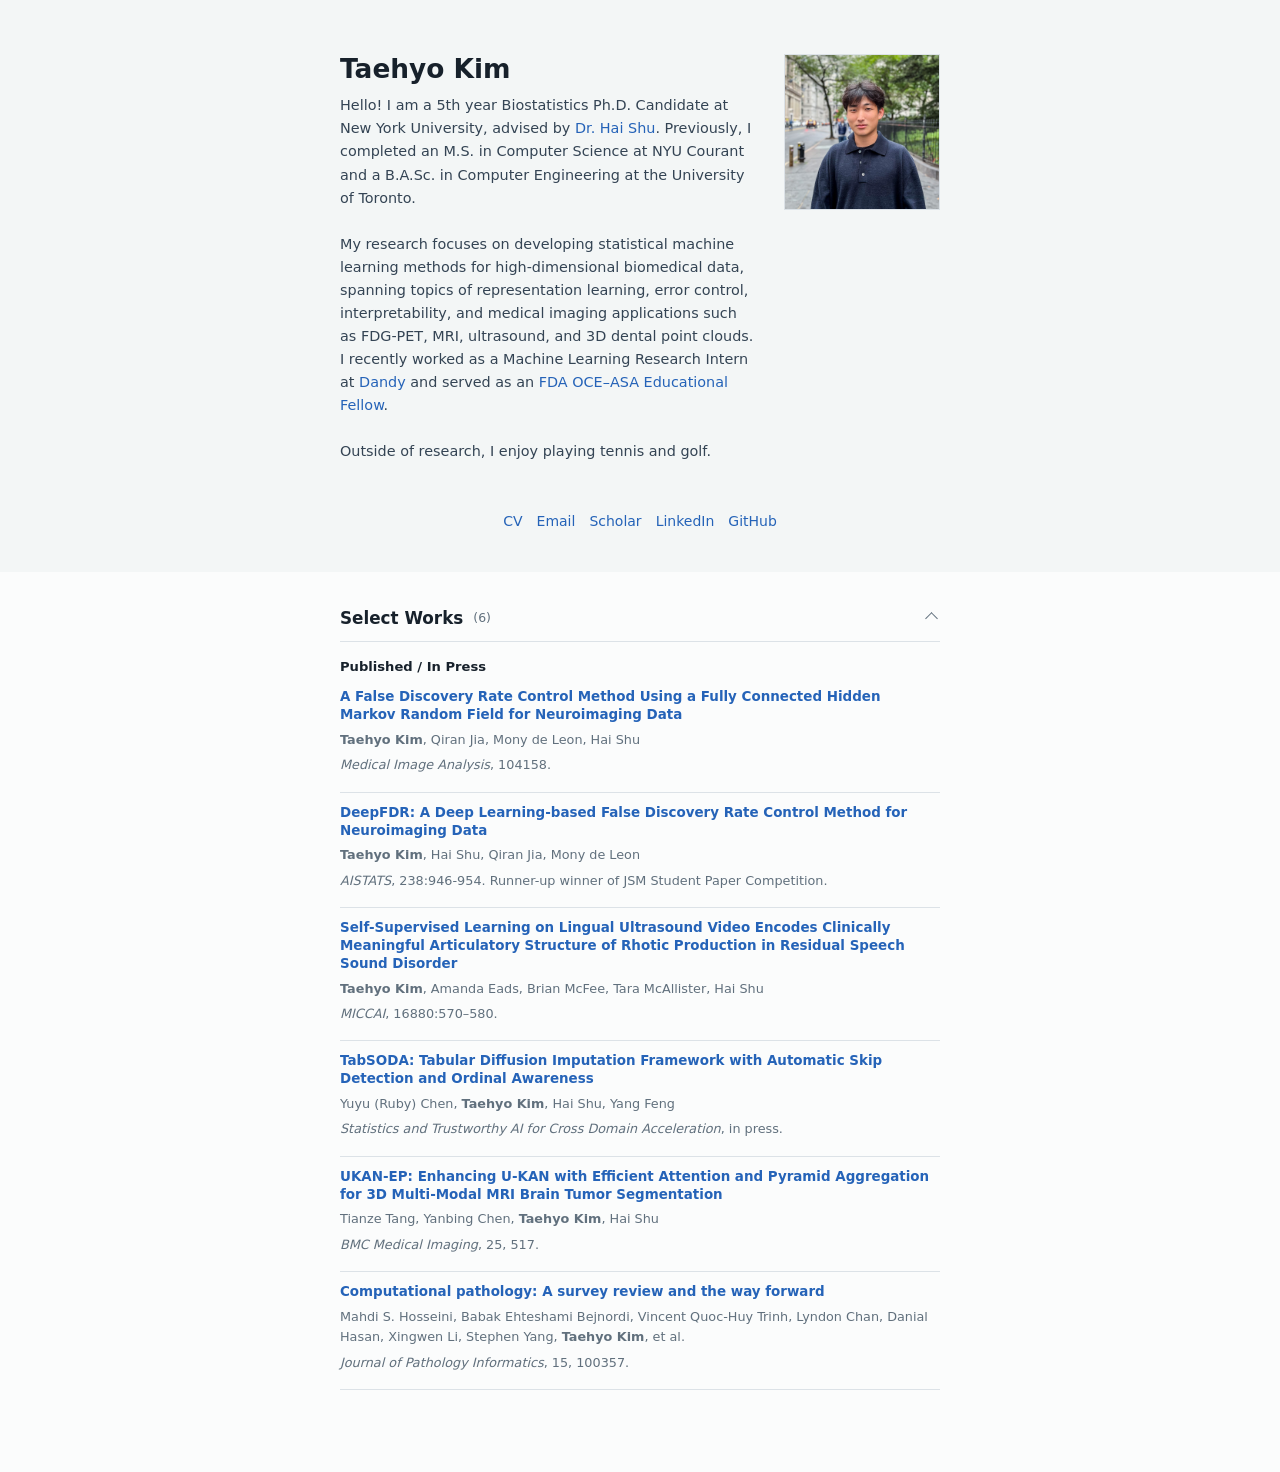
<file: index.html>
<!DOCTYPE html>
<html lang="en">
<head>
  <meta charset="UTF-8">
  <meta name="viewport" content="width=device-width, initial-scale=1">
  <meta name="author" content="Taehyo Kim">
  <meta name="description" content="Personal site of Taehyo Kim, Biostatistics PhD candidate at NYU.">
  <meta name="google-site-verification" content="gtxyIahxTINn72zL7_meNoWeUD459p86e2S-iLXg86c">
  <title>Taehyo Kim's homepage</title>
  <link rel="shortcut icon" href="images/favicon/favicon.ico" type="image/x-icon">
  <link rel="stylesheet" href="stylesheet.css">
</head>
<body>
  <main>
    <section class="home-intro section-shell">
      <div class="intro-copy">
        <h1>Taehyo Kim</h1>
        <p class="lead">
          Hello! I am a 5th year Biostatistics Ph.D. Candidate at New York University, advised by
          <a href="https://wp.nyu.edu/haishu/" target="_blank" rel="noopener">Dr. Hai Shu</a>. 
          Previously, I completed an M.S. in Computer Science at NYU Courant and a B.A.Sc. in Computer Engineering at the University of Toronto.
          <br><br>
          My research focuses on developing statistical machine learning methods for high-dimensional biomedical data,
          spanning topics of representation learning, error control, interpretability, and medical imaging applications
          such as FDG-PET, MRI, ultrasound, and 3D dental point clouds.
          I recently worked as a Machine Learning Research Intern at 
<a href="https://www.meetdandy.com" target="_blank" rel="noopener">Dandy</a> 
and served as an 
<a href="https://www.fda.gov/about-fda/oncology-center-excellence/project-socrates" target="_blank" rel="noopener">FDA OCE–ASA Educational Fellow</a>.
          <br><br>
          Outside of research, I enjoy playing tennis and golf.
        </p>
      </div>
      <img src="images/tae.jpeg" alt="Portrait of Taehyo Kim" class="profile-photo">
      <div class="contact-row profile-links" aria-label="Profile links">
        <a href="data/Taehyo_Kim_CV.pdf" target="_blank" rel="noopener">CV</a>
        <a href="mailto:tk2737@nyu.edu">Email</a>
        <a href="https://scholar.google.com/citations?user=l5VHECQAAAAJ&amp;hl=en&amp;oi=ao" target="_blank" rel="noopener">Scholar</a>
        <a href="https://www.linkedin.com/in/kimtae55/" target="_blank" rel="noopener">LinkedIn</a>
        <a href="https://github.com/kimtae55" target="_blank" rel="noopener">GitHub</a>
      </div>
    </section>

    <section id="papers" class="papers-section">
      <details class="papers-disclosure" open>
        <summary>
          <span class="summary-title">Select Works</span>
          <span class="paper-count">6</span>
          <span class="toggle-label" aria-hidden="true"></span>
        </summary>
        <div class="paper-list">
          <h3 class="paper-group-title">Published / In Press</h3>

          <article class="paper-card featured-paper">
            <div class="paper-body">
              <h2>
                <a href="https://www.sciencedirect.com/science/article/pii/S1361841526002276" target="_blank" rel="noopener">
                  A False Discovery Rate Control Method Using a Fully Connected Hidden Markov Random Field for Neuroimaging Data
                </a>
              </h2>
              <p><strong>Taehyo Kim</strong>, Qiran Jia, Mony de Leon, Hai Shu</p>
              <p><em>Medical Image Analysis</em>, 104158.</p>
            </div>
          </article>

          <article class="paper-card">
            <div class="paper-body">
              <h2>
                <a href="https://proceedings.mlr.press/v238/kim24b.html" target="_blank" rel="noopener">
                  DeepFDR: A Deep Learning-based False Discovery Rate Control Method for Neuroimaging Data
                </a>
              </h2>
              <p><strong>Taehyo Kim</strong>, Hai Shu, Qiran Jia, Mony de Leon</p>
              <p><em>AISTATS</em>, 238:946-954. Runner-up winner of JSM Student Paper Competition.</p>
            </div>
          </article>

          <article class="paper-card">
            <div class="paper-body">
              <h2>
                <a href="https://link.springer.com/chapter/10.1007/978-3-032-38069-2_54" target="_blank" rel="noopener">
                  Self-Supervised Learning on Lingual Ultrasound Video Encodes Clinically Meaningful Articulatory Structure of Rhotic Production in Residual Speech Sound Disorder
                </a>
              </h2>
              <p><strong>Taehyo Kim</strong>, Amanda Eads, Brian McFee, Tara McAllister, Hai Shu</p>
              <p><em>MICCAI</em>, 16880:570–580.</p>
            </div>
          </article>

          <article class="paper-card">
            <div class="paper-body">
              <h2>
                <a href="https://arxiv.org/abs/2606.05361" target="_blank" rel="noopener">
                  TabSODA: Tabular Diffusion Imputation Framework with Automatic Skip Detection and Ordinal Awareness
                </a>
              </h2>
              <p>Yuyu (Ruby) Chen, <strong>Taehyo Kim</strong>, Hai Shu, Yang Feng</p>
              <p><em>Statistics and Trustworthy AI for Cross Domain Acceleration</em>, in press.</p>
            </div>
          </article>

          <article class="paper-card">
            <div class="paper-body">
              <h2>
                <a href="https://arxiv.org/abs/2408.00273" target="_blank" rel="noopener">
                  UKAN-EP: Enhancing U-KAN with Efficient Attention and Pyramid Aggregation for 3D Multi-Modal MRI Brain Tumor Segmentation
                </a>
              </h2>
              <p>Tianze Tang, Yanbing Chen, <strong>Taehyo Kim</strong>, Hai Shu</p>
              <p><em>BMC Medical Imaging</em>, 25, 517.</p>
            </div>
          </article>

          <article class="paper-card">
            <div class="paper-body">
              <h2>
                <a href="https://www.sciencedirect.com/science/article/pii/S2153353923001712" target="_blank" rel="noopener">
                  Computational pathology: A survey review and the way forward
                </a>
              </h2>
              <p>Mahdi S. Hosseini, Babak Ehteshami Bejnordi, Vincent Quoc-Huy Trinh, Lyndon Chan, Danial Hasan, Xingwen Li, Stephen Yang, <strong>Taehyo Kim</strong>, et al.</p>
              <p><em>Journal of Pathology Informatics</em>, 15, 100357.</p>
            </div>
          </article>

          <!--
          <h3 class="paper-group-title submitted-title">In Revision</h3>

          <article class="paper-card">
            <div class="paper-body">
              <h2>Identifying Subtypes of Rhotic Distortions Using Self-Supervised Learning on Lingual Ultrasound Data</h2>
              <p>Amanda Eads, <strong>Taehyo Kim</strong>, Roberta Lazarus, Megan C. Leece, Elaine Hitchcock, Jonathan L. Preston, Brian McFee, Hai Shu, Tara McAllister</p>
              <p><em>Minor revision at Journal of Speech, Language, and Hearing Research.</em></p>
            </div>
          </article>

          <article class="paper-card">
            <div class="paper-body">
              <h2>SKARF: LLM-based Knowledge Augmentation of Random Forests for Enhanced Survival Prediction</h2>
              <p><strong>Taehyo Kim</strong>, Hai Shu</p>
              <p><em>Submitted to TLMR.</em></p>
            </div>
          </article>

          <article class="paper-card">
            <div class="paper-body">
              <h2>DePHI: Dynamically Evolving System Framework for PHI-Safe and Auditable LLM Generation</h2>
              <p>Ben Li, <strong>Taehyo Kim</strong>, Hai Shu</p>
              <p><em>Submitted to NeurIPS 2026.</em></p>
            </div>
          </article>

          <article class="paper-card">
            <div class="paper-body">
              <h2>A Global Understanding of Work Enjoyment and Human Wellbeing</h2>
              <p>Alden Yuanhong Lai, <strong>Taehyo Kim</strong>, Alex Dahlen, Tim Lomas</p>
              <p><em>Round 1 review at Social Indicators Research.</em></p>
            </div>
          </article>

          <article class="paper-card">
            <div class="paper-body">
              <h2>Phenotyping Neuropathic-Like Pain and Functional Impairment in Head and Neck Cancer Across Disease and Treatment States Using a Novel Orofacial Sensory Phenotyping Questionnaire</h2>
              <p>Aleyah Goins, Holly Kim, Diovana de Melo Cardoso, Giseli Mitsuy Kayahara, <strong>Taehyo Kim</strong>, Hai Shu, Daniel Galera Bernabe*, Yi Ye*</p>
              <p><em>Submitted to British Journal of Anesthesia.</em></p>
            </div>
          </article>
          -->
        </div>
      </details>
    </section>
  </main>

</body>
</html>
</file>
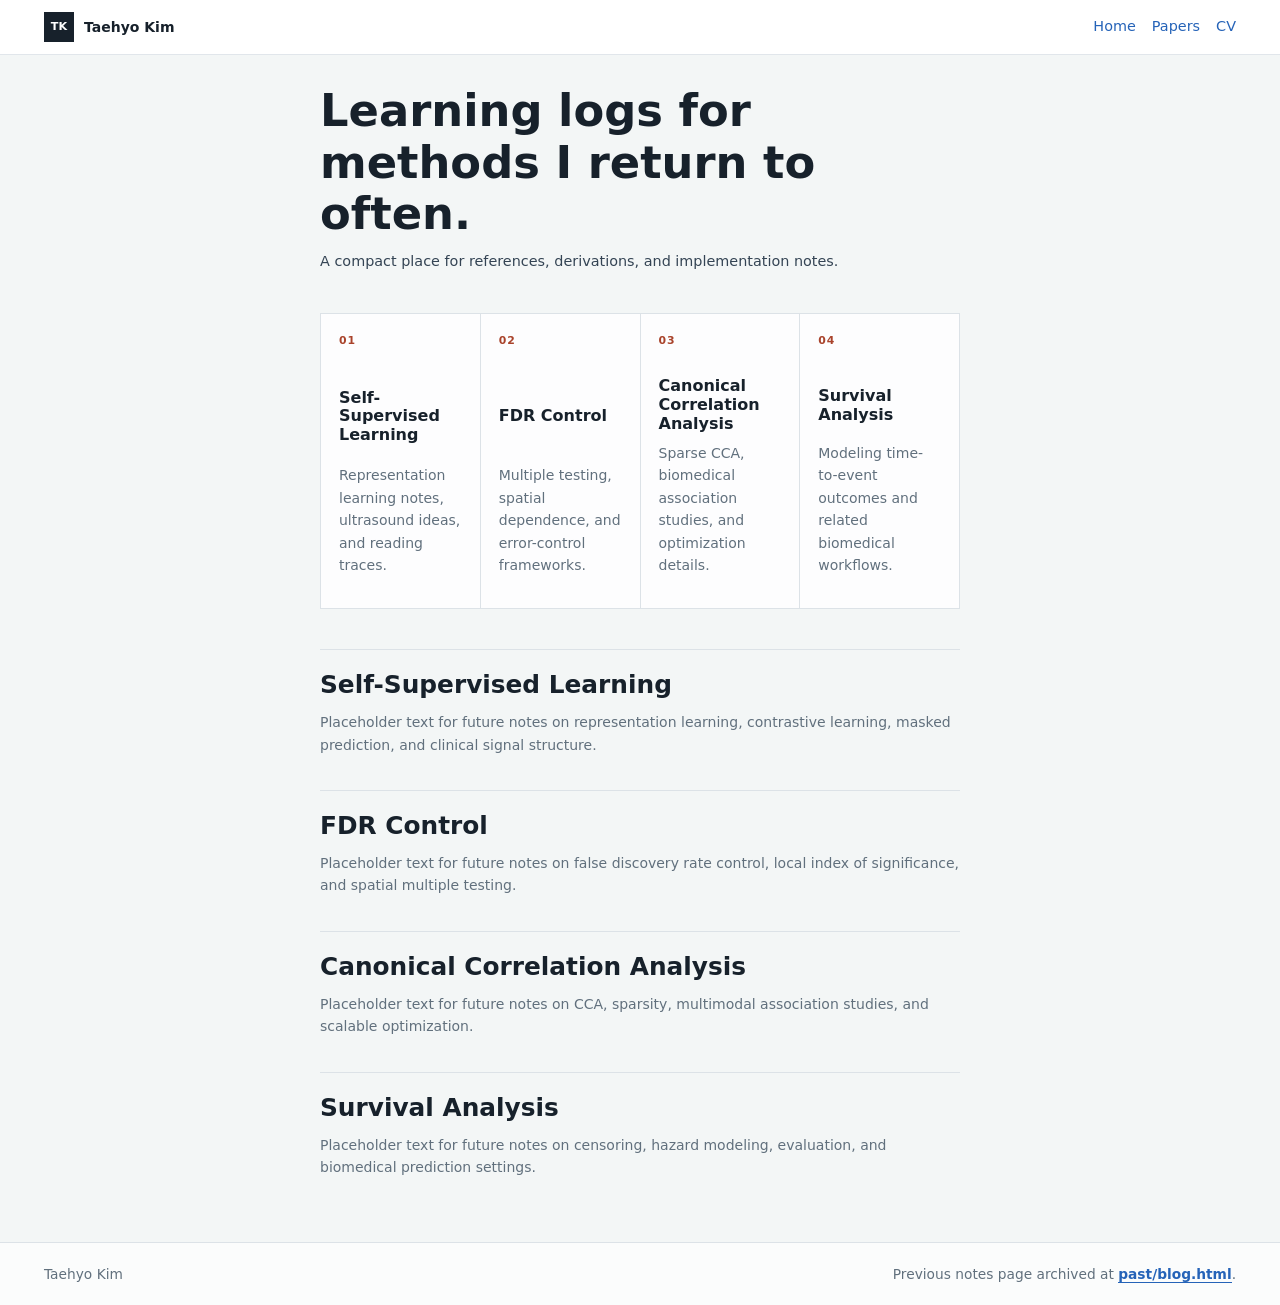
<file: blog.html>
<!DOCTYPE html>
<html lang="en">
<head>
  <meta charset="UTF-8">
  <meta name="viewport" content="width=device-width, initial-scale=1">
  <title>Notes | Taehyo Kim</title>
  <link rel="shortcut icon" href="images/favicon/favicon.ico" type="image/x-icon">
  <link rel="stylesheet" href="stylesheet.css">
</head>
<body>
  <header class="site-header">
    <a class="brand" href="index.html">
      <span class="brand-mark">TK</span>
      <span>Taehyo Kim</span>
    </a>
    <nav class="site-nav" aria-label="Primary navigation">
      <a href="index.html">Home</a>
      <a href="index.html#papers">Papers</a>
      <a href="data/CV.pdf" target="_blank" rel="noopener">CV</a>
    </nav>
  </header>

  <main>
    <section class="section-shell notes-hero">
      <h1>Learning logs for methods I return to often.</h1>
      <p class="lead">A compact place for references, derivations, and implementation notes.</p>
    </section>

    <section class="section-shell notes-grid">
      <a class="note-tile" href="#self-supervised-learning">
        <span>01</span>
        <h2>Self-Supervised Learning</h2>
        <p>Representation learning notes, ultrasound ideas, and reading traces.</p>
      </a>
      <a class="note-tile" href="#fdr-control">
        <span>02</span>
        <h2>FDR Control</h2>
        <p>Multiple testing, spatial dependence, and error-control frameworks.</p>
      </a>
      <a class="note-tile" href="#cca">
        <span>03</span>
        <h2>Canonical Correlation Analysis</h2>
        <p>Sparse CCA, biomedical association studies, and optimization details.</p>
      </a>
      <a class="note-tile" href="#survival-analysis">
        <span>04</span>
        <h2>Survival Analysis</h2>
        <p>Modeling time-to-event outcomes and related biomedical workflows.</p>
      </a>
    </section>

    <section class="section-shell note-sections">
      <article id="self-supervised-learning">
        <h2>Self-Supervised Learning</h2>
        <p>Placeholder text for future notes on representation learning, contrastive learning, masked prediction, and clinical signal structure.</p>
      </article>
      <article id="fdr-control">
        <h2>FDR Control</h2>
        <p>Placeholder text for future notes on false discovery rate control, local index of significance, and spatial multiple testing.</p>
      </article>
      <article id="cca">
        <h2>Canonical Correlation Analysis</h2>
        <p>Placeholder text for future notes on CCA, sparsity, multimodal association studies, and scalable optimization.</p>
      </article>
      <article id="survival-analysis">
        <h2>Survival Analysis</h2>
        <p>Placeholder text for future notes on censoring, hazard modeling, evaluation, and biomedical prediction settings.</p>
      </article>
    </section>
  </main>

  <footer class="site-footer">
    <span>Taehyo Kim</span>
    <span>Previous notes page archived at <a href="past/blog.html">past/blog.html</a>.</span>
  </footer>
</body>
</html>
</file>
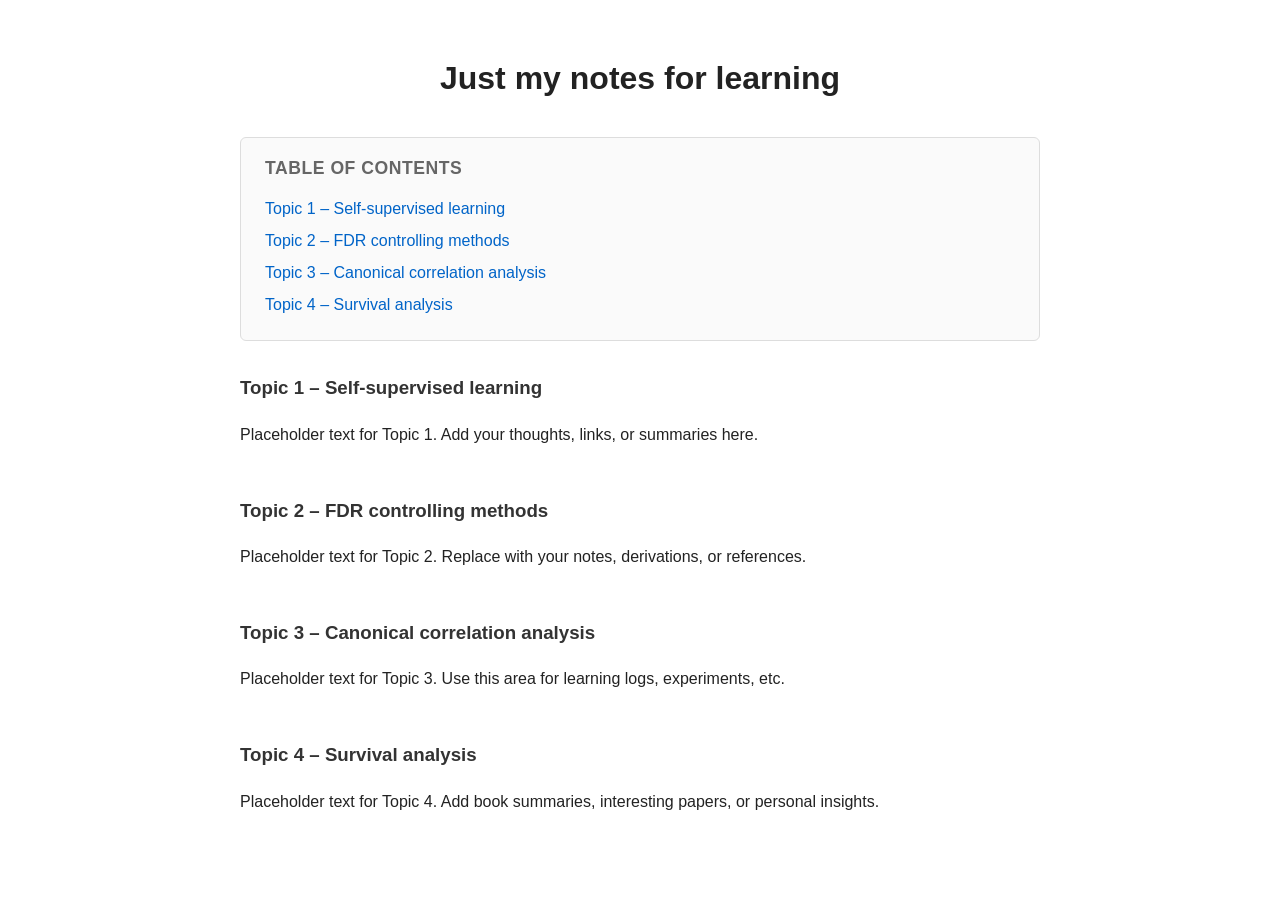
<file: past/blog.html>
<!DOCTYPE html>
<html lang="en">
<head>
  <meta charset="UTF-8">
  <title>Just a space for learning</title>
  <meta name="viewport" content="width=device-width, initial-scale=1">
  <style>
    body {
      font-family: "Helvetica Neue", Arial, sans-serif;
      line-height: 1.6;
      max-width: 800px;
      margin: 0 auto;
      padding: 2rem 1rem 3rem;
      color: #222;
    }
    h1 {
      text-align: center;
      margin-bottom: 2rem;
    }
    .toc {
      border: 1px solid #ddd;
      border-radius: 6px;
      padding: 1rem 1.5rem;
      margin-bottom: 2rem;
      background: #fafafa;
    }
    .toc h2 {
      margin-top: 0;
      font-size: 1.1rem;
      letter-spacing: 0.03em;
      text-transform: uppercase;
      color: #666;
    }
    .toc ul {
      list-style: none;
      padding-left: 0;
      margin: 0;
    }
    .toc li {
      margin-bottom: 0.4rem;
    }
    .toc a {
      text-decoration: none;
      color: #0064c8;
    }
    .toc a:hover {
      text-decoration: underline;
    }
    section {
      margin-bottom: 3rem;
    }
    section h3 {
      margin-top: 0;
      color: #333;
    }
  </style>
</head>
<body>

  <h1>Just my notes for learning</h1>

  <nav class="toc">
    <h2>Table of Contents</h2>
    <ul>
      <li><a href="#topic-1">Topic 1 – Self-supervised learning</a></li>
      <li><a href="#topic-2">Topic 2 – FDR controlling methods</a></li>
      <li><a href="#topic-3">Topic 3 – Canonical correlation analysis</a></li>
      <li><a href="#topic-4">Topic 4 – Survival analysis</a></li>
    </ul>
  </nav>

  <section id="topic-1">
    <h3>Topic 1 – Self-supervised learning</h3>
    <p>Placeholder text for Topic 1. Add your thoughts, links, or summaries here.</p>
  </section>

  <section id="topic-2">
    <h3>Topic 2 – FDR controlling methods</h3>
    <p>Placeholder text for Topic 2. Replace with your notes, derivations, or references.</p>
  </section>

  <section id="topic-3">
    <h3>Topic 3 – Canonical correlation analysis</h3>
    <p>Placeholder text for Topic 3. Use this area for learning logs, experiments, etc.</p>
  </section>

  <section id="topic-4">
    <h3>Topic 4 – Survival analysis</h3>
    <p>Placeholder text for Topic 4. Add book summaries, interesting papers, or personal insights.</p>
  </section>

</body>
</html>
</file>
<file: stylesheet.css>
:root {
  color-scheme: light;
  --ink: #17212b;
  --muted: #61707d;
  --line: #dce2e7;
  --surface: #ffffff;
  --wash: #f4f7f8;
  --teal: #2563b8;
  --rust: #a9432b;
  --gold: #b88700;
  --shadow: 0 18px 50px rgba(24, 37, 50, 0.12);
}

* {
  box-sizing: border-box;
}

html {
  scroll-behavior: smooth;
}

body {
  margin: 0;
  color: var(--ink);
  background: #fbfcfc;
  font-family: Inter, ui-sans-serif, system-ui, -apple-system, BlinkMacSystemFont, "Segoe UI", sans-serif;
  font-size: 14px;
  line-height: 1.6;
}

a {
  color: var(--teal);
  text-decoration: none;
}

a:hover,
a:focus {
  color: var(--rust);
}

img {
  display: block;
  max-width: 100%;
}

.site-header {
  position: sticky;
  top: 0;
  z-index: 10;
  display: flex;
  align-items: center;
  justify-content: space-between;
  gap: 24px;
  padding: 12px clamp(18px, 4vw, 44px);
  border-bottom: 1px solid rgba(220, 226, 231, 0.84);
  background: rgba(255, 255, 255, 0.88);
  backdrop-filter: blur(16px);
}

.brand,
.site-nav,
.contact-row,
.site-footer {
  display: flex;
  align-items: center;
}

.brand {
  gap: 10px;
  color: var(--ink);
  font-weight: 800;
  letter-spacing: 0;
}

.brand-mark {
  display: grid;
  width: 30px;
  height: 30px;
  place-items: center;
  border: 1px solid var(--ink);
  background: var(--ink);
  color: #fff;
  font-size: 0.7rem;
}

.site-nav {
  flex-wrap: wrap;
  justify-content: flex-end;
  gap: 6px 16px;
  font-size: 0.9rem;
}

.site-nav a[aria-current="page"] {
  color: var(--ink);
  font-weight: 800;
}

.section-shell {
  width: min(640px, calc(100% - 40px));
  margin: 0 auto;
  padding: 30px 0;
}

.home-intro {
  display: grid;
  grid-template-columns: minmax(0, 1fr) 156px;
  align-items: start;
  gap: 28px;
  max-width: 600px;
  padding-top: 54px;
  padding-bottom: 36px;
  text-align: left;
}

main {
  background: #f3f6f6;
}

h1,
h2,
h3,
p {
  margin-top: 0;
}

h1 {
  max-width: 100%;
  margin-bottom: 10px;
  font-size: 1.65rem;
  line-height: 1.15;
  letter-spacing: 0;
}

h2 {
  max-width: 100%;
  margin-bottom: 0;
  font-size: 1.05rem;
  line-height: 1.25;
  letter-spacing: 0;
}

h3 {
  margin-bottom: 10px;
  font-size: 1.05rem;
  line-height: 1.35;
}

.lead {
  max-width: 100%;
  color: #344454;
  font-size: 0.9rem;
}

.contact-row {
  flex-wrap: wrap;
  justify-content: flex-start;
  gap: 9px 14px;
  margin-top: 18px;
}

.profile-links {
  grid-column: 1 / -1;
  justify-content: center;
  margin-top: 0;
  padding-top: 4px;
}

.site-footer a {
  border-bottom: 1px solid currentColor;
  font-weight: 700;
}

.contact-row a {
  border-bottom: 0;
  font-weight: 400;
}

.profile-panel {
  display: grid;
  gap: 18px;
  align-self: stretch;
  align-content: center;
}

.profile-photo {
  width: 100%;
  max-width: 156px;
  aspect-ratio: 1;
  object-fit: cover;
  justify-self: end;
  border: 1px solid var(--line);
  box-shadow: none;
}

.page-heading .contact-row {
  justify-content: center;
}

.page-heading {
  max-width: 620px;
  padding-bottom: 12px;
  text-align: center;
}

.page-heading h1 {
  margin-bottom: 0;
}

.paper-body p {
  color: var(--muted);
}

.paper-list {
  display: grid;
  gap: 0;
}

.paper-group-title {
  margin: 14px 0 2px;
  color: var(--ink);
  font-size: 0.82rem;
  font-weight: 700;
}

.submitted-title {
  margin-top: 16px;
}

.papers-section {
  width: 100%;
  max-width: none;
  margin-top: 4px;
  padding: 24px 0 42px;
  background: #fbfcfc;
  min-height: 100vh;
}

.papers-disclosure {
  width: min(600px, calc(100% - 40px));
  margin: 0 auto;
}

.papers-disclosure summary {
  display: flex;
  align-items: center;
  gap: 10px;
  padding: 9px 0;
  border-bottom: 1px solid var(--line);
  background: transparent;
  cursor: pointer;
  list-style: none;
  transition: color 0.15s ease;
}

.papers-disclosure summary:hover,
.papers-disclosure summary:focus {
  color: var(--teal);
}

.papers-disclosure summary::-webkit-details-marker {
  display: none;
}

.summary-title {
  color: var(--ink);
  font-size: 1.05rem;
  font-weight: 700;
}

.paper-count {
  color: var(--muted);
  font-size: 0.78rem;
}

.paper-count::before {
  content: "(";
}

.paper-count::after {
  content: ")";
}

.toggle-label {
  display: grid;
  width: 18px;
  height: 18px;
  margin-left: auto;
  place-items: center;
  border: 0;
  background: transparent;
}

.toggle-label::before {
  content: "";
  display: inline-block;
  width: 8px;
  height: 8px;
  border-right: 1.5px solid var(--muted);
  border-bottom: 1.5px solid var(--muted);
  transform: rotate(45deg);
  transition: transform 0.15s ease;
}

.papers-disclosure[open] .toggle-label::before {
  transform: rotate(225deg);
}

.papers-disclosure[open] .paper-list {
  padding-top: 2px;
}

.paper-card {
  padding: 11px 0;
  border-bottom: 1px solid var(--line);
  background: transparent;
  box-shadow: none;
}

.featured-paper {
  border-top: 0;
}

.paper-body {
  align-self: center;
}

.paper-body h2 {
  max-width: none;
  margin-bottom: 6px;
  font-size: 0.84rem;
  line-height: 1.32;
}

.paper-body p {
  margin-bottom: 5px;
  font-size: 0.8rem;
}

.cv-viewer {
  padding-top: 0;
}

.cv-viewer object {
  width: 100%;
  min-height: 78vh;
  border: 1px solid var(--line);
  background: var(--surface);
}

.site-footer {
  justify-content: space-between;
  gap: 18px;
  padding: 20px clamp(18px, 4vw, 44px);
  border-top: 1px solid var(--line);
  color: var(--muted);
  font-size: 0.86rem;
}

.notes-hero {
  padding-bottom: 26px;
}

.notes-hero h1 {
  max-width: 700px;
  font-size: clamp(2rem, 4vw, 2.8rem);
}

.notes-grid {
  display: grid;
  grid-template-columns: repeat(4, minmax(0, 1fr));
  gap: 1px;
  padding: 0;
  background: var(--line);
  border: 1px solid var(--line);
}

.note-tile {
  display: flex;
  min-height: 180px;
  flex-direction: column;
  justify-content: space-between;
  padding: 18px;
  background: rgba(255, 255, 255, 0.94);
  color: var(--ink);
}

.note-tile span {
  color: var(--rust);
  font-size: 0.68rem;
  font-weight: 800;
  letter-spacing: 0.08em;
}

.note-tile h2 {
  margin: 28px 0 8px;
  font-size: 1rem;
  line-height: 1.18;
}

.note-tile p,
.note-sections p {
  color: var(--muted);
}

.note-sections {
  display: grid;
  gap: 0;
  padding-top: 40px;
}

.note-sections article {
  padding: 20px 0;
  border-top: 1px solid var(--line);
}

.note-sections h2 {
  margin-bottom: 10px;
  font-size: clamp(1.2rem, 2.4vw, 1.55rem);
}

@media (max-width: 840px) {
  .site-header,
  .site-footer {
    align-items: flex-start;
    flex-direction: column;
  }

  .site-nav {
    justify-content: flex-start;
  }

  .notes-grid {
    grid-template-columns: repeat(2, minmax(0, 1fr));
  }

  .sticky-heading {
    position: static;
  }
}

@media (max-width: 560px) {
  body {
    font-size: 14px;
  }

  .section-shell {
    width: min(100% - 28px, 720px);
    padding: 28px 0;
  }

  .home-intro {
    padding-top: 34px;
    grid-template-columns: minmax(0, 1fr) 104px;
    gap: 14px;
  }

  .profile-photo {
    max-width: 124px;
  }

  h1 {
    font-size: 1.7rem;
  }

  .paper-card,
  .note-tile {
    padding: 10px;
  }

  .notes-grid {
    grid-template-columns: 1fr;
  }
}
</file>
